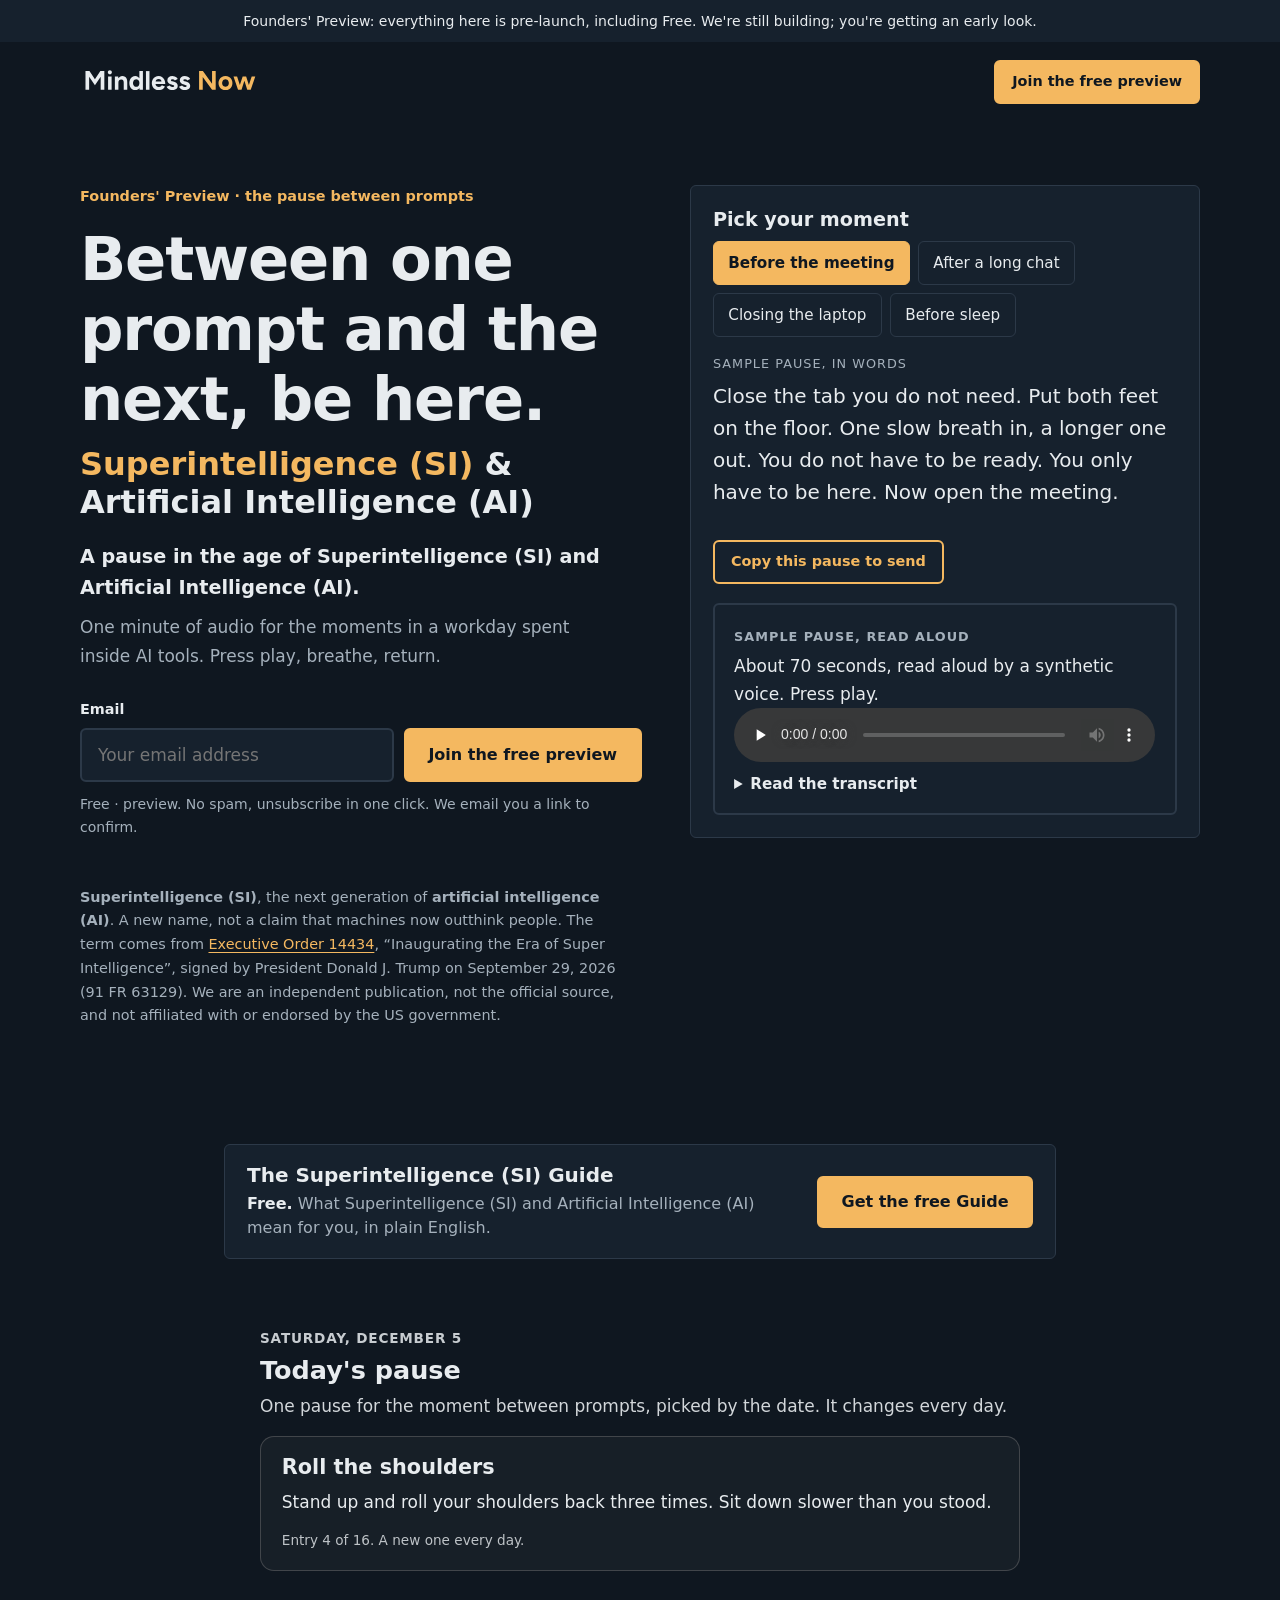
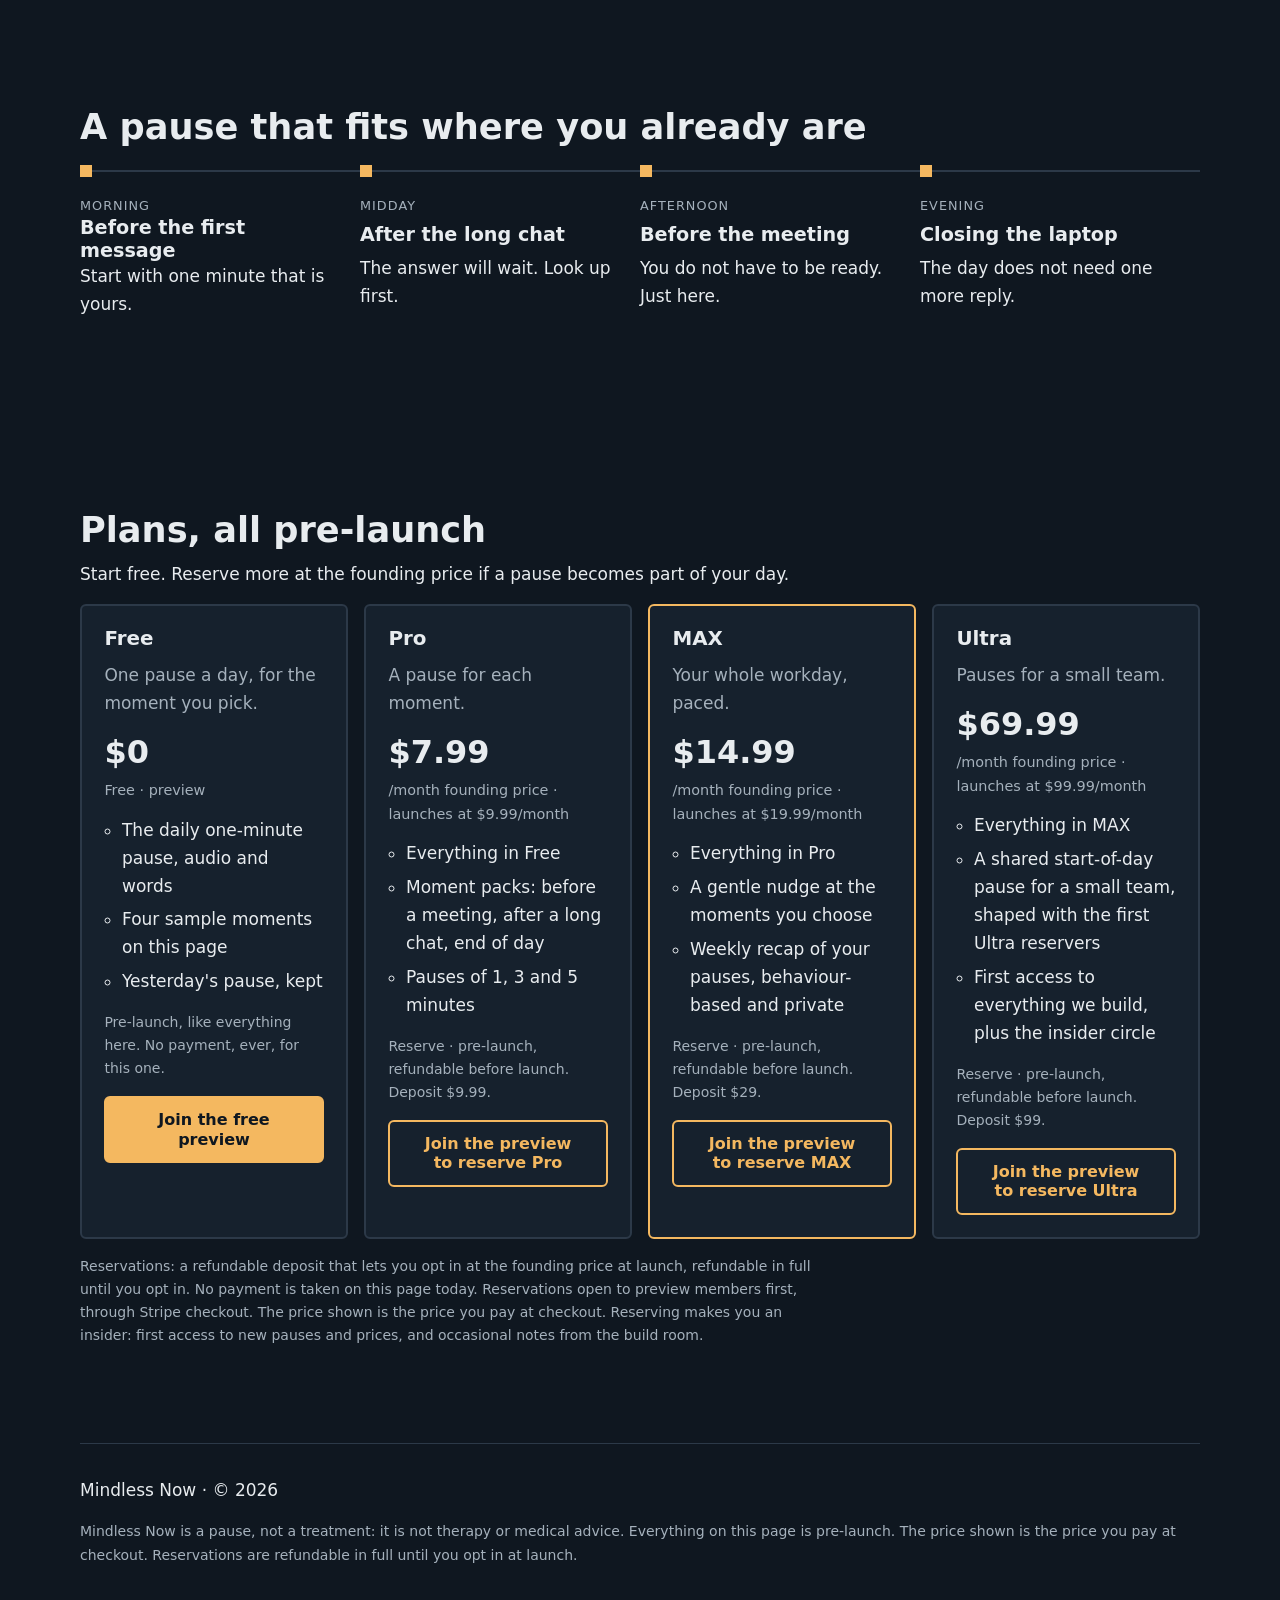
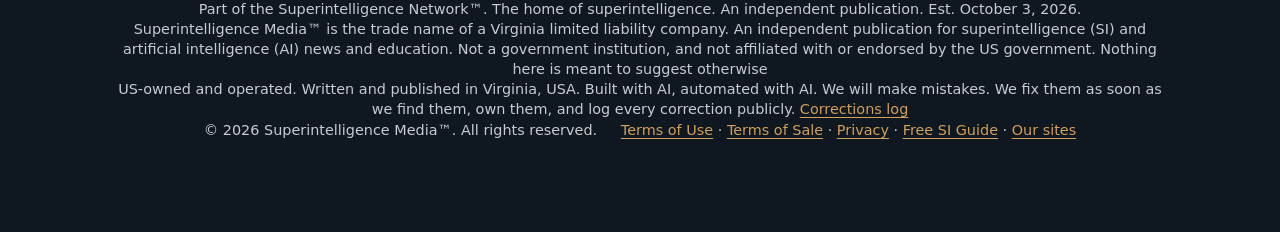
<file: index.html>
<!doctype html>
<html lang="en">
<head>
<meta charset="utf-8">
<meta name="robots" content="noai, noimageai">
<meta name="viewport" content="width=device-width, initial-scale=1">
<meta http-equiv="Content-Security-Policy" content="default-src 'none'; script-src 'self'; style-src 'self' https://fonts.googleapis.com; font-src https://fonts.gstatic.com; img-src 'self' data:; media-src 'self'; connect-src https://acp9reat3l.execute-api.us-east-1.amazonaws.com https://siagentsignal.com; form-action 'none'; base-uri 'none'; object-src 'none'; manifest-src 'self'; upgrade-insecure-requests; require-trusted-types-for 'script'; trusted-types 'none'">
<meta name="referrer" content="strict-origin-when-cross-origin">
<title>Mindless Now | The pause between prompts, in the age of Superintelligence (SI) and Artificial Intelligence (AI)</title>
<meta name="description" content="A one-minute audio pause for the moments in your workday, in the age of superintelligence (SI) and artificial intelligence (AI). Before the meeting, after the long chat, before the laptop closes. Join the free preview.">
<link rel="canonical" href="https://mindlessnow.com/">
<link rel="icon" type="image/svg+xml" href="assets/favicon.svg">
<meta property="og:type" content="website">
<meta property="og:site_name" content="Mindless Now">
<meta property="og:title" content="Mindless Now | The pause between prompts, in the age of Superintelligence (SI) and Artificial Intelligence (AI)">
<meta property="og:description" content="A one-minute audio pause for the moments in your workday, in the age of superintelligence (SI) and artificial intelligence (AI). Before the meeting, after the long chat, before the laptop closes. Join the free preview.">
<meta property="og:url" content="https://mindlessnow.com/">
<meta name="twitter:card" content="summary">
<meta name="theme-color" content="#0F1720">
<meta name="color-scheme" content="dark">
<link rel="preconnect" href="https://fonts.googleapis.com">
<link rel="preconnect" href="https://fonts.gstatic.com" crossorigin>
<link href="https://fonts.googleapis.com/css2?family=Space+Grotesk:wght@500;700&amp;family=IBM+Plex+Sans:wght@400;500;600&amp;display=swap" rel="stylesheet">
<link rel="stylesheet" href="assets/style.css">
<script src="assets/app.js" defer></script>
<script type="application/ld+json">{"@context":"https://schema.org","@graph":[{"@type":"Organization","name":"Mindless Now","url":"https://mindlessnow.com/","slogan":"The pause between prompts."},{"@type":"WebSite","name":"Mindless Now","url":"https://mindlessnow.com/","description":"A one-minute audio pause for the moments in your workday, in the age of superintelligence (SI) and artificial intelligence (AI). Before the meeting, after the long chat, before the laptop closes. Join the free preview."}]}</script>
</head>
<body>
<a class="skip" href="#main">Skip to content</a>
<div class="bar" role="note">Founders' Preview: everything here is pre-launch, including Free. We're still building; you're getting an early look.</div>
<header class="top wrap"><a class="brand" href="#main"><img class="brand-logo" id="logo" src="assets/logo.svg" width="179" height="38" alt="Mindless Now"></a><a class="btn sm" href="#join">Join the free preview</a></header>
<main id="main">
<section class="hero wrap">
<div class="hcopy">
<p class="eyebrow">Founders' Preview · the pause between prompts</p>
<h1>Between one prompt and the next, be here.</h1>
<p class="terms"><span class="t-si">Superintelligence (SI)</span> <span class="t-amp">&amp;</span> <span class="t-ai">Artificial Intelligence (AI)</span></p>
<p class="lead"><strong>A pause in the age of Superintelligence (SI) and Artificial Intelligence (AI).</strong></p>
<p class="sub">One minute of audio for the moments in a workday spent inside AI tools. Press play, breathe, return.</p>
<div id="join"><div class="joinbox">
<form class="join js-join" action="#" method="post" novalidate>
<label class="f-lab" for="em1">Email</label>
<div class="join-row">
<input id="em1" name="email" type="email" inputmode="email" autocomplete="email" autocapitalize="off" spellcheck="false" placeholder="Your email address" required aria-describedby="em1-fine em1-err">
<button class="btn" type="submit">Join the free preview</button>
</div>
<div class="hp" aria-hidden="true"><label for="hp1">Website (leave this empty)</label><input id="hp1" name="website" type="text" tabindex="-1" autocomplete="off"></div>
<p class="fine" id="em1-fine">Free · preview. No spam, unsubscribe in one click. We email you a link to confirm.</p>
<p class="err js-err" id="em1-err" role="alert"></p>
<noscript><p class="fine">Sign-up needs JavaScript switched on.</p></noscript>
</form>
<div class="flow js-flow" role="region" aria-label="Your sign-up" hidden></div>
</div></div>
<p class="si-note"><b>Superintelligence (SI)</b>, the next generation of <b>artificial intelligence (AI)</b>. A new name, not a claim that machines now outthink people. The term comes from <a href="https://www.federalregister.gov/d/2026-20321" target="_blank" rel="noopener noreferrer" aria-label="Executive Order 14434 in the Federal Register (opens in a new tab)">Executive Order 14434</a>, “Inaugurating the Era of Super Intelligence”, signed by President Donald J. Trump on September 29, 2026 (91 FR 63129). We are an independent publication, not the official source, and not affiliated with or endorsed by the US government.</p>
</div>
<div class="picker" aria-labelledby="pk">
<h2 id="pk">Pick your moment</h2>
<div class="tabs" role="tablist" aria-label="Moments in the day">
<button role="tab" id="t0" aria-selected="true" aria-controls="panel" data-i="0" type="button">Before the meeting</button>
<button role="tab" id="t1" aria-selected="false" aria-controls="panel" data-i="1" tabindex="-1" type="button">After a long chat</button>
<button role="tab" id="t2" aria-selected="false" aria-controls="panel" data-i="2" tabindex="-1" type="button">Closing the laptop</button>
<button role="tab" id="t3" aria-selected="false" aria-controls="panel" data-i="3" tabindex="-1" type="button">Before sleep</button>
</div>
<div id="panel" role="tabpanel" aria-labelledby="t0" tabindex="0">
<p class="lab">Sample pause, in words</p>
<p class="script" id="script"></p>
<p class="copyrow"><button class="btn ghost sm" id="copyPause" type="button">Copy this pause to send</button> <span class="fine" id="copyNote" role="status"></span></p>
</div>
<div class="sample"><p><span class="lab">Sample pause, read aloud</span><br>About 70 seconds, read aloud by a synthetic voice. Press play.</p><audio controls preload="none" src="assets/audio/sample.mp3"></audio><details><summary>Read the transcript</summary><p>This is a Mindless Now pause. One minute, between one prompt and the next.</p><p>Stop typing. Let your hands rest on the desk. Feel the surface under your palms.</p><p>Take a slow breath in. And a slower breath out.</p><p>You have been inside a screen, talking to a machine that answers instantly. Your own mind does not need to be that fast.</p><p>Breathe in again. Let the out breath carry your shoulders down.</p><p>Notice the room around you. A sound. The light. The air on your skin.</p><p>You are here, and nothing is waiting for you in this moment.</p><p>One more breath.</p><p>When you are ready, go back to your work, a little slower, and a little clearer.</p><p>This sample is part of our Founders&#x27; Preview, read by an artificial intelligence voice.</p></details></div>
</div>
</section>

<aside class="sg" id="si-guide" aria-labelledby="sg-h"><div class="sg-card"><div class="sg-txt"><h2 id="sg-h">The Superintelligence (SI) Guide</h2><p><b>Free.</b> What Superintelligence (SI) and Artificial Intelligence (AI) mean for you, in plain English.</p></div><a class="btn sg-btn" href="https://siagentsignal.com/si/">Get the free Guide</a></div></aside>

<section class="today" id="today" aria-labelledby="today-h">
  <div class="today-in">
    <p class="today-kick" id="today-date">Today</p>
    <h2 id="today-h">Today&#x27;s pause</h2>
    <p class="today-intro">One pause for the moment between prompts, picked by the date. It changes every day.</p>
    <article class="today-card" aria-live="polite"><h3 id="today-t">After a long chat</h3><p id="today-b">Close your eyes for three breaths before the next prompt. Let the last answer settle.</p><p class="today-n" id="today-n">Entry 1 of 16. A new one every day.</p></article>
  </div>
</section>

<section class="wrap rail" aria-labelledby="rh">
<h2 id="rh">A pause that fits where you already are</h2>
<ol class="day">
<li><span class="t">Morning</span><b>Before the first message</b><span>Start with one minute that is yours.</span></li>
<li><span class="t">Midday</span><b>After the long chat</b><span>The answer will wait. Look up first.</span></li>
<li><span class="t">Afternoon</span><b>Before the meeting</b><span>You do not have to be ready. Just here.</span></li>
<li><span class="t">Evening</span><b>Closing the laptop</b><span>The day does not need one more reply.</span></li>
</ol>
</section>
<section id="plans" class="wrap">
<h2>Plans, all pre-launch</h2>
<p>Start free. Reserve more at the founding price if a pause becomes part of your day.</p>
<ol class="plans">
<li class="plan "><h3>Free</h3><p class="tag">One pause a day, for the moment you pick.</p><p class="price"><b>$0</b> <span>Free · preview</span></p><ul><li>The daily one-minute pause, audio and words</li><li>Four sample moments on this page</li><li>Yesterday's pause, kept</li></ul><p class="pnote">Pre-launch, like everything here. No payment, ever, for this one.</p><a class="btn" href="#join">Join the free preview</a></li>
<li class="plan "><h3>Pro</h3><p class="tag">A pause for each moment.</p><p class="price"><b>$7.99</b><span>/month founding price · launches at $9.99/month</span></p><ul><li>Everything in Free</li><li>Moment packs: before a meeting, after a long chat, end of day</li><li>Pauses of 1, 3 and 5 minutes</li></ul><p class="pnote">Reserve · pre-launch, refundable before launch. Deposit $9.99.</p><a class="btn ghost" href="#join">Join the preview to reserve Pro</a></li>
<li class="plan feat"><h3>MAX</h3><p class="tag">Your whole workday, paced.</p><p class="price"><b>$14.99</b><span>/month founding price · launches at $19.99/month</span></p><ul><li>Everything in Pro</li><li>A gentle nudge at the moments you choose</li><li>Weekly recap of your pauses, behaviour-based and private</li></ul><p class="pnote">Reserve · pre-launch, refundable before launch. Deposit $29.</p><a class="btn ghost" href="#join">Join the preview to reserve MAX</a></li>
<li class="plan "><h3>Ultra</h3><p class="tag">Pauses for a small team.</p><p class="price"><b>$69.99</b><span>/month founding price · launches at $99.99/month</span></p><ul><li>Everything in MAX</li><li>A shared start-of-day pause for a small team, shaped with the first Ultra reservers</li><li>First access to everything we build, plus the insider circle</li></ul><p class="pnote">Reserve · pre-launch, refundable before launch. Deposit $99.</p><a class="btn ghost" href="#join">Join the preview to reserve Ultra</a></li>
</ol>
<p class="fine plans-fine">Reservations: a refundable deposit that lets you opt in at the founding price at launch, refundable in full until you opt in. No payment is taken on this page today. Reservations open to preview members first, through Stripe checkout. The price shown is the price you pay at checkout. Reserving makes you an insider: first access to new pauses and prices, and occasional notes from the build room.</p>
</section>
</main>
<footer class="wrap foot"><p>Mindless Now · &copy; <span class="js-year">2026</span></p><p class="legal">Mindless Now is a pause, not a treatment: it is not therapy or medical advice. Everything on this page is pre-launch. The price shown is the price you pay at checkout. Reservations are refundable in full until you opt in at launch.</p><p class="trade-name"><span>Part of the Superintelligence Network™. The home of superintelligence. An independent publication. Est. October 3, 2026.</span> <span>Superintelligence Media™ is the trade name of a Virginia limited liability company. An independent publication for superintelligence (SI) and artificial intelligence (AI) news and education. Not a government institution, and not affiliated with or endorsed by the US government. Nothing here is meant to suggest otherwise</span> <span>US-owned and operated. Written and published in Virginia, USA. Built with AI, automated with AI. We will make mistakes. We fix them as soon as we find them, own them, and log every correction publicly. <a href="https://siagentsignal.com/corrections.html" target="_blank" rel="noopener">Corrections log</a></span> <span>© 2026 Superintelligence Media™. All rights reserved.</span> <span><a href="https://siagentsignal.com/terms.html" target="_blank" rel="noopener">Terms of Use</a> &middot; <a href="https://siagentsignal.com/terms-of-sale.html" target="_blank" rel="noopener">Terms of Sale</a> &middot; <a href="https://siagentsignal.com/privacy.html" target="_blank" rel="noopener">Privacy</a> &middot; <a href="https://siagentsignal.com/si/">Free SI Guide</a> &middot; <a href="https://siagentsignal.com/network.html">Our sites</a></span></p>
<!-- hours-saved:start --><div data-hours-saved="footer"></div><!-- hours-saved:end -->
</footer>
<script src="assets/today.js" defer></script>
<script src="assets/counter.js?v=ae956345" defer></script><!-- hours-saved:script -->
</body>
</html>
</file>
<file: assets/style.css>
*,*::before,*::after{box-sizing:border-box}
html{-webkit-text-size-adjust:100%;scroll-behavior:smooth}
body{margin:0;background:var(--bg);color:var(--ink);font-family:var(--body);font-size:1.0625rem;line-height:1.65}
h1,h2,h3{font-family:var(--head);line-height:1.15;margin:0 0 .6rem;font-weight:var(--hw,600)}
p{margin:0 0 1rem}
a{color:var(--accent);text-underline-offset:3px}
.sr{position:absolute;width:1px;height:1px;overflow:hidden;clip:rect(0 0 0 0);white-space:nowrap}
.skip{position:absolute;left:-999px;top:0;background:var(--accent);color:var(--on);padding:.7rem 1rem;z-index:10}
.skip:focus{left:8px;top:8px}
.bar{font-size:.875rem;text-align:center;padding:.6rem 1rem;background:var(--barbg);color:var(--barink)}
.hp{position:absolute;left:-9999px;height:0;overflow:hidden}
:focus-visible{outline:3px solid var(--accent);outline-offset:3px}
.btn{display:inline-flex;align-items:center;justify-content:center;min-height:52px;padding:.75rem 1.4rem;border-radius:var(--r);border:2px solid var(--accent);background:var(--accent);color:var(--on);font:600 1rem/1.2 var(--body);text-decoration:none;cursor:pointer;text-align:center}
.btn:hover{filter:brightness(1.08)}
.btn:disabled{opacity:.7;cursor:wait}
.btn.ghost{background:transparent;color:var(--accent)}
.joinbox{max-width:36rem}
.f-lab{display:block;font-weight:600;font-size:.9rem;margin-bottom:.35rem}
.join-row{display:flex;flex-direction:column;gap:.6rem}
.join-row input{min-height:52px;padding:.7rem 1rem;border-radius:var(--r);border:2px solid var(--line);background:var(--field);color:var(--ink);font:inherit;width:100%}
.join-row input[aria-invalid="true"]{border-color:var(--accent)}
.fine{font-size:.875rem;color:var(--muted);margin:.7rem 0 0}
.err{color:var(--ink);font-size:.9rem;margin:.4rem 0 0;min-height:1.2em;font-weight:600}
.flow{border:2px solid var(--accent);border-radius:var(--r);padding:1.2rem 1.3rem;background:var(--field)}
.flow h3{font-size:1.4rem}
.wrap{width:min(100% - 2rem,var(--w,68rem));margin-inline:auto}
section{padding:clamp(3rem,8vw,6rem) 0}
.plans{list-style:none;padding:0;margin:0 0 1rem;display:grid;gap:1rem}
.plan{border:2px solid var(--line);border-radius:var(--r);padding:1.4rem;background:var(--card)}
.plan ul{padding-left:1.1rem;margin:0 0 1rem}
.plan li{margin-bottom:.35rem}
.plan .tag{color:var(--muted);margin-bottom:.6rem}
.price{margin-bottom:.8rem}
.price b{font-family:var(--head);font-size:2rem;margin-right:.4rem}
.price span{font-size:.9rem;color:var(--muted);display:block}
.pnote{font-size:.875rem;color:var(--muted)}
.plan .btn{width:100%}
.plans-fine{max-width:46rem}
.legal{font-size:.875rem;color:var(--muted)}
.sample{display:flex;align-items:center;gap:1rem;border:2px solid var(--line);border-radius:var(--r);padding:1rem 1.2rem;background:var(--card);max-width:34rem}
.sample .play{flex:none;width:56px;height:56px;border-radius:50%;border:2px solid var(--line);background:transparent;color:var(--muted);display:grid;place-items:center;cursor:not-allowed}
.sample .play svg{width:22px;height:22px;fill:currentColor}
.sample p{margin:0}
.sample .lab{font-weight:700}
@media (min-width:44rem){.join-row{flex-direction:row}.join-row input{flex:1}.join-row .btn{flex:none}.plans{grid-template-columns:repeat(2,1fr)}}
@media (min-width:64rem){.plans{grid-template-columns:repeat(4,1fr)}}
@media (prefers-reduced-motion:reduce){html{scroll-behavior:auto}*{animation:none!important;transition:none!important}}

:root{--bg:#0F1720;--ink:#E8ECEF;--muted:#A5B1BC;--accent:#F4B860;--on:#0F1720;--line:#2C3948;--card:#16212D;--field:#16212D;--barbg:#16212D;--barink:#E8ECEF;--head:"Space Grotesk",system-ui,sans-serif;--body:"IBM Plex Sans",system-ui,sans-serif;--r:6px;--w:70rem;--hw:700}
.top{display:flex;justify-content:space-between;align-items:center;padding:1.1rem 0;gap:1rem}
.brand{display:flex;align-items:center;gap:.6rem;font:700 1.2rem var(--head);text-decoration:none;color:var(--ink)}
.mark{width:30px;height:30px;color:var(--accent)}
.btn.sm{min-height:44px;padding:.5rem 1rem;font-size:.9rem}
.hero{display:grid;gap:3rem;padding-top:clamp(1.5rem,5vw,4rem)}
.eyebrow{color:var(--accent);font-weight:600;font-size:.9rem}
h1{font-size:clamp(2.2rem,8vw,3.8rem);letter-spacing:-.02em}
.lead{font-size:1.2rem;margin:1.2rem 0 .6rem}
.sub{color:var(--muted);margin-bottom:1.8rem;max-width:32rem}
.si-note{font-size:.9rem;color:var(--muted);margin-top:1.4rem;max-width:34rem}
.picker{border:1px solid var(--line);border-radius:var(--r);padding:1.4rem;background:var(--card);align-self:start}
.picker h2{font-size:1.2rem}
.tabs{display:flex;flex-wrap:wrap;gap:.5rem;margin-bottom:1rem}
.tabs button{min-height:44px;padding:.5rem .9rem;border-radius:var(--r);border:1px solid var(--line);background:transparent;color:var(--ink);font:500 .95rem var(--body);cursor:pointer}
.tabs button[aria-selected="true"]{background:var(--accent);color:var(--on);border-color:var(--accent);font-weight:600}
#panel{margin-bottom:1.2rem}
.lab{font-size:.8rem;text-transform:uppercase;letter-spacing:.08em;color:var(--muted);margin-bottom:.4rem}
.script{font:500 1.25rem/1.6 var(--head);min-height:9rem}
.rail h2,#plans h2{font-size:clamp(1.6rem,5vw,2.2rem)}
.day{list-style:none;margin:1.4rem 0 0;padding:0;display:grid;gap:0;border-left:2px solid var(--line)}
.day li{padding:0 0 1.6rem 1.4rem;position:relative;display:grid}
.day li::before{content:"";position:absolute;left:-7px;top:.45rem;width:12px;height:12px;background:var(--accent)}
.day .t{font-size:.8rem;text-transform:uppercase;letter-spacing:.08em;color:var(--muted)}
.day b{font:700 1.2rem var(--head)}
.foot{padding:2rem 0 4rem;border-top:1px solid var(--line)}
.plan.feat{border-color:var(--accent)}
@media (min-width:60rem){.hero{grid-template-columns:1.1fr 1fr;align-items:start}.day{grid-template-columns:repeat(4,1fr);border-left:0;border-top:2px solid var(--line)}.day li{padding:1.4rem 1.2rem 0 0}.day li::before{left:0;top:-7px}}

.copyrow{display:flex;flex-wrap:wrap;align-items:center;gap:.8rem;margin:1rem 0 0}.copyrow .fine{margin:0}
/* "Today" section + narrated sample (generated by build_parked.py; colours inherit from the site) */
.today{padding:2.5rem 0}
.today-in{width:min(760px,100% - 32px);margin-inline:auto}
.today-kick{margin:0 0 .4rem;font-size:.85rem;font-weight:700;letter-spacing:.06em;text-transform:uppercase;opacity:.85}
.today-in h2{margin:0 0 .4rem}
.today-intro{margin:0 0 1rem;opacity:.9}
.today-card{padding:1.2rem 1.3rem;border:1px solid rgba(127,127,127,.4);border-radius:14px;background:rgba(127,127,127,.08);overflow-wrap:anywhere}
.today-card h3{margin:0 0 .5rem;font-size:1.3rem}
.today-card p{margin:0}
.today-card .today-n{margin-top:.8rem;font-size:.85rem;opacity:.8}
.today-audio{margin-top:1.4rem}
.today-audio h3{margin:0 0 .3rem;font-size:1.1rem}
.today-aud-l{margin:0 0 .5rem;font-size:.9rem;opacity:.85}
.today-audio audio,.sample audio{display:block;width:100%;max-width:100%}
.today-audio details,.sample details{margin-top:.6rem;font-size:.95rem}
.today-audio summary,.sample summary{cursor:pointer;font-weight:600}
.today-audio details p,.sample details p{margin:.5rem 0 0}
.sample{display:block}
.sample .lab{display:inline-block;margin-bottom:.3rem}

/* placeholder logo slot (see README) */
a.brand img.brand-logo,a.logo img.brand-logo,img.brand-logo{display:block;height:38px;width:auto;max-width:100%}
.trade-name span{display:inline-block;margin:0 .6rem}.trade-name{max-width:70rem;margin:0 auto;padding:1rem 16px 1.75rem;font-size:.9rem;line-height:1.4;text-align:center;color:inherit;opacity:.85;grid-column:1/-1}
.terms{font:700 clamp(1.35rem,5.2vw,2rem)/1.2 var(--head);color:var(--ink);margin:.2rem 0 1rem}.terms .t-si{color:var(--accent)}

/* si-guide: the free Superintelligence (SI) Guide card (shared snippet, _gen/si_guide.py) */
.sg{padding:4px 0 28px}.sg-card{display:flex;flex-wrap:wrap;align-items:center;justify-content:space-between;gap:14px 22px;box-sizing:border-box;width:min(100% - 32px,52rem);margin:0 auto;padding:18px 22px;background:var(--card);border:1px solid var(--line);border-radius:var(--r);text-align:left}.sg-txt{flex:1 1 17rem;min-width:0}.sg-card h2{margin:0 0 4px;font:700 1.25rem/1.25 var(--head);letter-spacing:0;text-transform:none;max-width:none;color:var(--ink)}.sg-card p{margin:0;font-size:1rem;line-height:1.5;color:var(--muted)}.sg-card p b{color:var(--ink)}.sg .btn.sg-btn{display:inline-flex;align-items:center;justify-content:center;flex:none;width:auto;text-decoration:none;text-align:center;white-space:normal}.sg .btn.sg-btn,.sg .btn.sg-btn:hover{color:var(--on)}@media (max-width:520px){.sg-card{padding:16px}.sg .btn.sg-btn{width:100%}}
</file>
